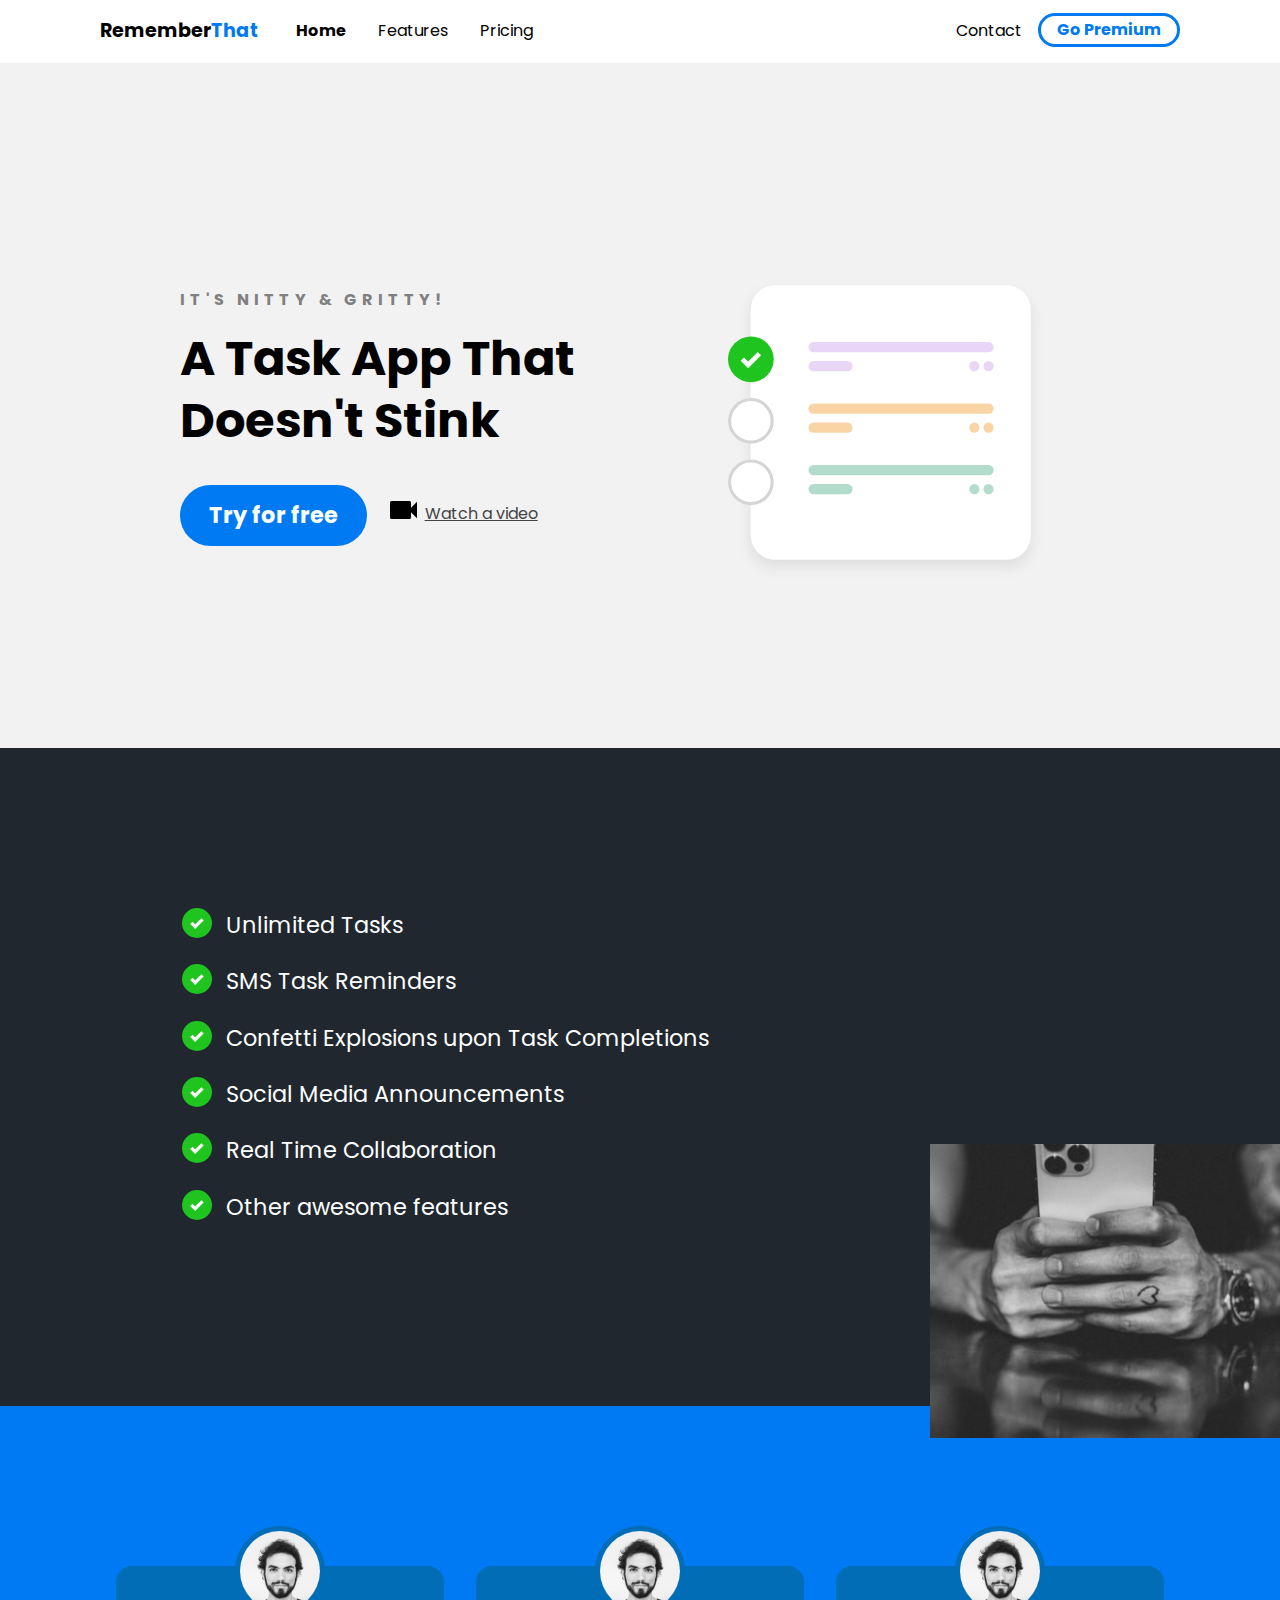
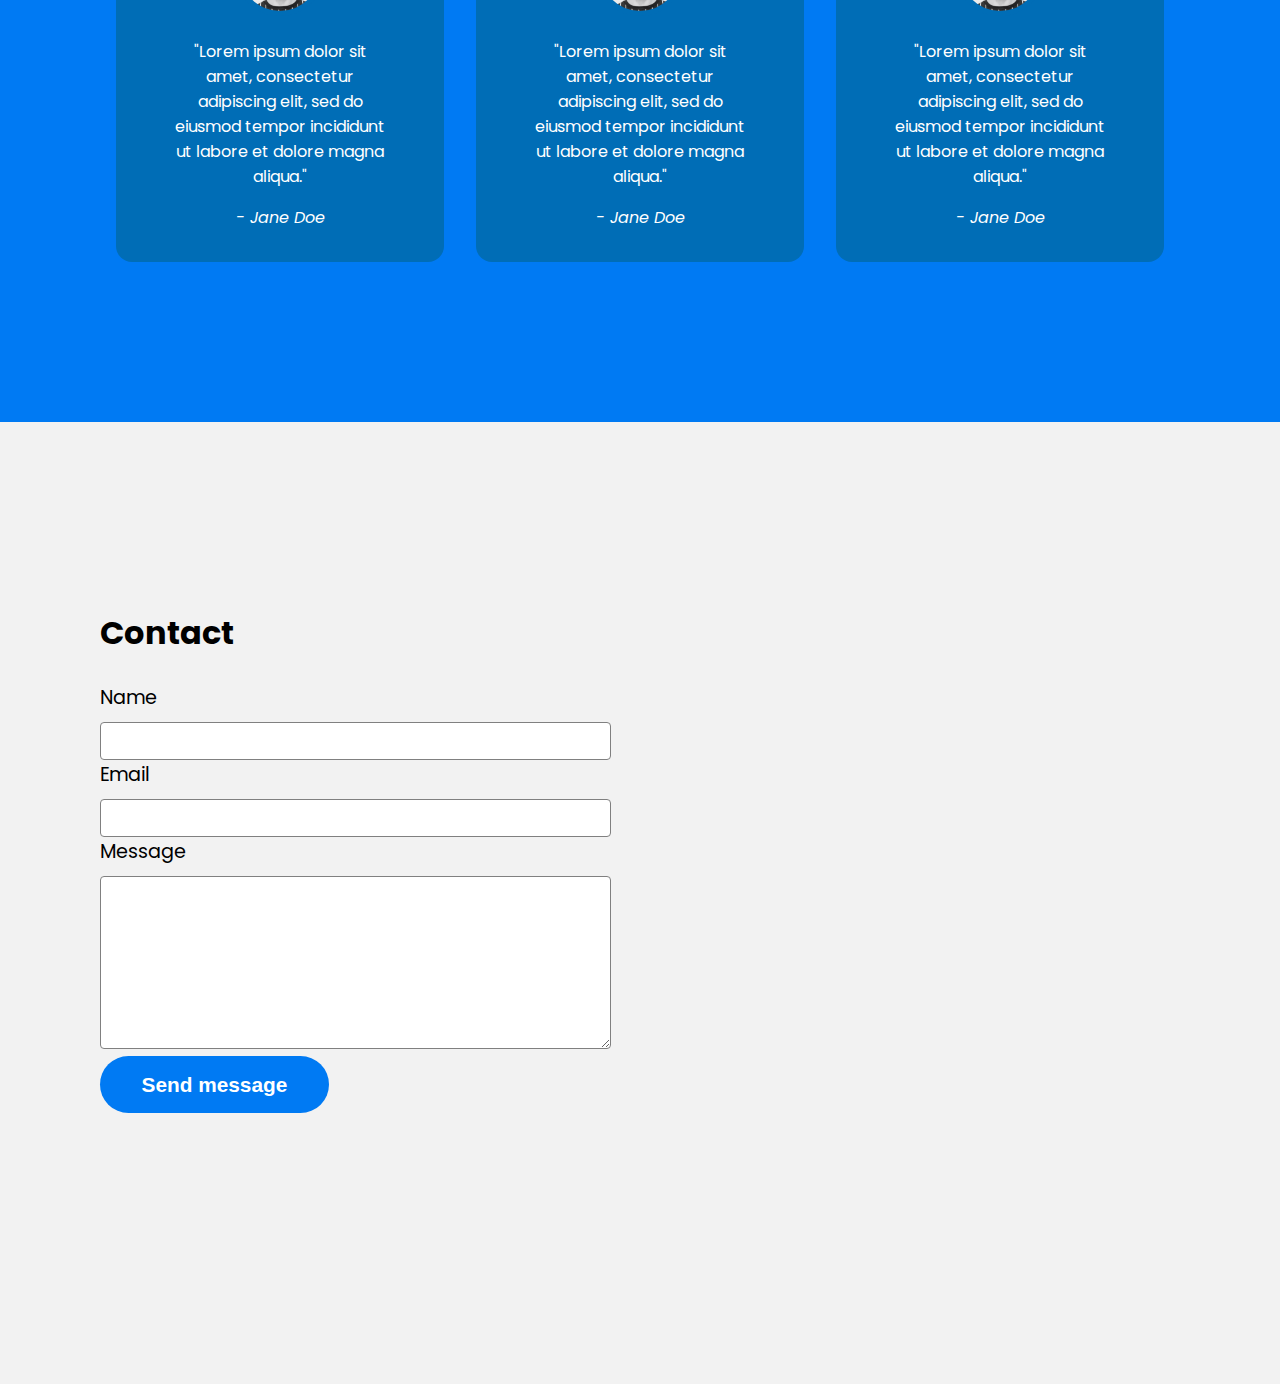
<file: 2022FrontEndPractice/index.html>
<!DOCTYPE html>
<html lang="en">
<head>
    <meta charset="UTF-8">
    <meta http-equiv="X-UA-Compatible" content="IE=edge">
    <meta name="viewport" content="width=device-width, initial-scale=1.0">
    <title>2022 Frontend Developer Crash Course</title>
    <link rel="stylesheet" href="css/main.css">
</head>
<body>
    <div class="navbar">
        <div class="container">
            <a class="logo" href="#">Remember<span>That</span></a>

            <img id="mobile-cta" class="mobile-menu" src="images/menu.svg" alt="Open Navigation">

            <nav>
                <img id="mobile-exit" class="mobile-menu-exit" src="images/exit.svg" alt="Close Navigation">
                <ul class = "primary-nav">
                    <li class="current"><a href="#">Home</a></li>
                    <li><a href="#">Features</a></li>
                    <li><a href="#">Pricing</a></li>
                </ul>
                <ul class="secondary-nav">
                    <li><a href="#">Contact</a></li>
                    <li class = "go-premium-cta"><a href="#">Go Premium</a></li>
                </ul>
            </nav>
        </div>
    </div>

    <section class="hero">
        <div class="container">
            <div class="left-col">
                <p class="subhead">It's Nitty &amp; Gritty!</p>
                <h1>A Task App That Doesn't Stink</h1>
                
                <div class="hero-cta">
                    <a href="#" class="primary-cta">Try for free</a>
                    <a href="#" class="watch-video-cta">
                        <img src="images/watch.svg" alt="Watch a video">Watch a video
                    </a>
                </div>
            </div>

            <img src="images/illustration.svg" class="hero-img" alt="Illustration">
        </div>
    </section>

    <section class="features-section">
        <div class="container">
            <ul class="features-list">
                <li>Unlimited Tasks</li>
                <li>SMS Task Reminders</li>
                <li>Confetti Explosions upon Task Completions</li>
                <li>Social Media Announcements</li>
                <li>Real Time Collaboration</li>
                <li>Other awesome features</li>
            </ul>

            <img src="images/holding-phone.jpg" alt="Man holding phone">
        </div>
    </section>

    <section class="testimonials-section">
        <div class="container">
            <ul>
                <li>
                    <img src="images/person.jpg" alt="person">

                    <blockquote>"Lorem ipsum dolor sit amet, consectetur adipiscing elit, sed do eiusmod tempor incididunt ut labore et dolore magna aliqua."</blockquote>
                    <cite>- Jane Doe</cite>
                </li>
                <li>
                    <img src="images/person.jpg" alt="person">

                    <blockquote>"Lorem ipsum dolor sit amet, consectetur adipiscing elit, sed do eiusmod tempor incididunt ut labore et dolore magna aliqua."</blockquote>
                    <cite>- Jane Doe</cite>
                </li>
                <li>
                    <img src="images/person.jpg" alt="person">

                    <blockquote>"Lorem ipsum dolor sit amet, consectetur adipiscing elit, sed do eiusmod tempor incididunt ut labore et dolore magna aliqua."</blockquote>
                    <cite>- Jane Doe</cite>
                </li>

            </ul>
        </div>
    </section>

    <section class="contact-section">
        <div class="container">
            <div class="contact-left">
                <h2>Contact</h2>

                <form action="">
                    <label for="name">Name</label>
                    <input type="text" id="name" name="name">

                    <label for="email">Email</label>
                    <input type="email" id="email" name="email">

                    <label for="message">Message</label>
                    <textarea name="message" id="message" cols="30" rows="10"></textarea>

                    <input type="submit" class = "send-message-cta" value="Send message">
                </form>
            </div>
            <div class="contact-right">
                <iframe src="https://www.google.com/maps/embed?pb=!1m18!1m12!1m3!1d52860.78632657779!2d-118.41454549999999!3d34.10028554999999!2m3!1f0!2f0!3f0!3m2!1i1024!2i768!4f13.1!3m3!1m2!1s0x80c2bc35fbd217ef%3A0xcf1ef9352700d95c!2sBeverly%20Hills%2C%20CA%2090210!5e0!3m2!1sen!2sus!4v1672178537159!5m2!1sen!2sus" width="600" height="450" style="border:0;" allowfullscreen="" loading="lazy" referrerpolicy="no-referrer-when-downgrade"></iframe>
            </div>

        </div>
    </section>

    <script>

        const mobileBtn = document.getElementById('mobile-cta')
               nav = document.querySelector('nav');
               mobileBtnExit = document.getElementById('mobile-exit');

        mobileBtn.addEventListener('click', () => {
            nav.classList.add('menu-btn');
        })

        mobileBtnExit.addEventListener('click', () => {
            nav.classList.remove('menu-btn');
        })

    </script>

</body>
</html>
</file>
<file: 2022FrontEndPractice/css/main.css>
@import url("https://fonts.googleapis.com/css2?family=Poppins:wght@400;700&display=swap");
:root {
  --primary-color: #007AF3;
}

body {
  background: #f2f2f2;
  margin: 0;
  font-family: "Poppins";
}

.navbar {
  background: white;
  padding: 1em;
}
.navbar .logo {
  text-decoration: none;
  font-weight: bold;
  color: black;
  font-size: 1.2em;
}
.navbar .logo span {
  color: var(--primary-color);
}
.navbar nav {
  display: none;
}
.navbar .container {
  display: flex;
  place-content: space-between;
}
.navbar .mobile-menu {
  cursor: pointer;
}

a {
  color: #444444;
}

ul {
  list-style-type: none;
  margin: 0;
  padding: 0;
}

section {
  padding: 5em 2em;
}

.hero {
  text-align: center;
}

.left-col .subhead {
  text-transform: uppercase;
  font-weight: bold;
  color: gray;
  letter-spacing: 0.3em;
}
.left-col h1 {
  font-size: 2.5em;
  line-height: 1.3em;
  margin-top: 0.2em;
}
.left-col .primary-cta {
  background: var(--primary-color);
  color: white;
  text-decoration: none;
  padding: 0.6em 1.3em;
  font-size: 1.4em;
  border-radius: 5em;
  font-weight: bold;
  display: inline-block;
}
.left-col .watch-video-cta {
  display: block;
  margin-top: 1em;
}
.left-col .watch-video-cta img {
  margin-right: 0.5em;
}

.hero-img {
  width: 70%;
  margin-top: 3em;
}

section.features-section {
  background: #20272E;
  color: white;
}

ul.features-list {
  margin: 0;
  padding-left: 0.1em;
  display: grid;
  grid-template-columns: repeat(auto-fit, minmax(19rem, 1fr));
}
ul.features-list li {
  font-size: 1.1em;
  margin-bottom: 1em;
  margin-left: 2em;
  position: relative;
}
ul.features-list li:before {
  content: "";
  left: -2em;
  position: absolute;
  width: 20px;
  height: 20px;
  background-image: url("../images/bullet.svg");
  background-size: contain;
  margin-right: 0.5em;
}

.features-section img {
  display: none;
}

.testimonials-section {
  background: var(--primary-color);
  color: white;
}
.testimonials-section li {
  background: #006DB6;
  text-align: center;
  padding: 2em 1em;
  width: 80%;
  margin: 0 auto 5em auto;
  border-radius: 1em;
}
.testimonials-section li img {
  width: 5em;
  height: 5em;
  border: 5px solid #006DB6;
  border-radius: 50%;
  margin-top: -4.5em;
}

h2 {
  font-size: 2em;
}

label {
  display: block;
  font-size: 1.2em;
  margin-bottom: 0.5em;
}

input, textarea {
  width: 100%;
  padding: 0.8em;
  margin-bottom: 1e;
  border-radius: 0.3em;
  border: 1px solid gray;
  box-sizing: border-box;
}

input[type=submit] {
  background: var(--primary-color);
  color: white;
  font-weight: bold;
  font-size: 1.3em;
  border: none;
  margin-bottom: 5em;
  border-radius: 5em;
  display: inline-block;
  padding: 0.8em 2em;
  width: unset;
  cursor: pointer;
}

iframe {
  width: 100%;
  height: 300px;
}

nav.menu-btn {
  display: block;
}

nav {
  position: fixed;
  z-index: 999;
  width: 66%;
  right: 0;
  top: 0;
  background: #20272E;
  height: 100vh;
  padding: 1em;
}
nav ul.primary-nav {
  margin-top: 5em;
}
nav li a {
  color: white;
  text-decoration: none;
  display: block;
  padding: 0.5em;
  font-size: 1.3em;
  text-align: right;
}
nav li a:hover {
  font-weight: bold;
}

.mobile-menu-exit {
  float: right;
  margin: 0.5em;
  cursor: pointer;
}

@media only screen and (min-width: 768px) {
  .mobile-menu, .mobile-menu-exit {
    display: none;
  }
  .navbar .container {
    display: grid;
    grid-template-columns: 180px auto;
    justify-content: unset;
  }
  .navbar nav {
    display: flex;
    justify-content: space-between;
    background: none;
    position: unset;
    height: auto;
    width: 100%;
    padding: 0;
  }
  .navbar nav ul {
    display: flex;
  }
  .navbar nav a {
    color: black;
    font-size: 1em;
    padding: 0.1em 1em;
  }
  .navbar nav ul.primary-nav {
    margin: 0;
  }
  .navbar nav li.current a {
    font-weight: bold;
  }
  .navbar nav li.go-premium-cta a {
    color: var(--primary-color);
    border: 3px solid var(--primary-color);
    font-weight: bold;
    border-radius: 5em;
    margin-top: -0.2em;
  }
  .navbar nav li.go-premium-cta a:hover {
    background: var(--primary-color);
    color: white;
  }
}
@media only screen and (min-width: 1080px) {
  .container {
    width: 1080px;
    margin: 0 auto;
  }
  section {
    padding: 10em 4em;
  }
  .hero .container {
    display: flex;
    justify-content: space-between;
    text-align: left;
  }
  .hero .container .left-col {
    margin: 3em 3em 0 5em;
  }
  .hero .container .left-col h1 {
    font-size: 3em;
    width: 90%;
  }
  .hero-img {
    width: 30%;
    margin-right: 8em;
  }
  .hero-cta {
    display: flex;
  }
  .primary-cta {
    margin-right: 1em;
  }
  ul.features-list {
    display: block;
    margin-left: 5em;
  }
  ul.features-list li {
    font-size: 1.4em;
  }
  ul.features-list li:before {
    width: 30px;
    height: 30px;
  }
  .features-section {
    position: relative;
  }
  .features-section img {
    display: block;
    position: absolute;
    right: 0;
    width: 350px;
    bottom: -2em;
  }
  .testimonials-section ul {
    display: flex;
  }
  .testimonials-section ul li {
    margin: 0 1em;
  }
  .contact-section {
    position: relative;
  }
  .contact-section .container {
    display: flex;
  }
  .contact-right {
    position: absolute;
    right: 0;
    top: 0;
    width: 45%;
    height: 100%;
  }
  .contact-right iframe {
    height: 100%;
  }
}
@media only screen and (min-width: 1080px) and (min-width: 1450px) {
  .features-section:before {
    content: " ";
    position: absolute;
    width: 10%;
    height: 20em;
    background: var(--primary-color);
    left: 0;
    top: -4em;
  }
  .features-section:after {
    content: " ";
    position: absolute;
    width: 200px;
    height: 20em;
    background: url("../images/dots.svg") no-repeat;
    left: 4.5em;
    top: 2em;
  }
}/*# sourceMappingURL=main.css.map */
</file>
